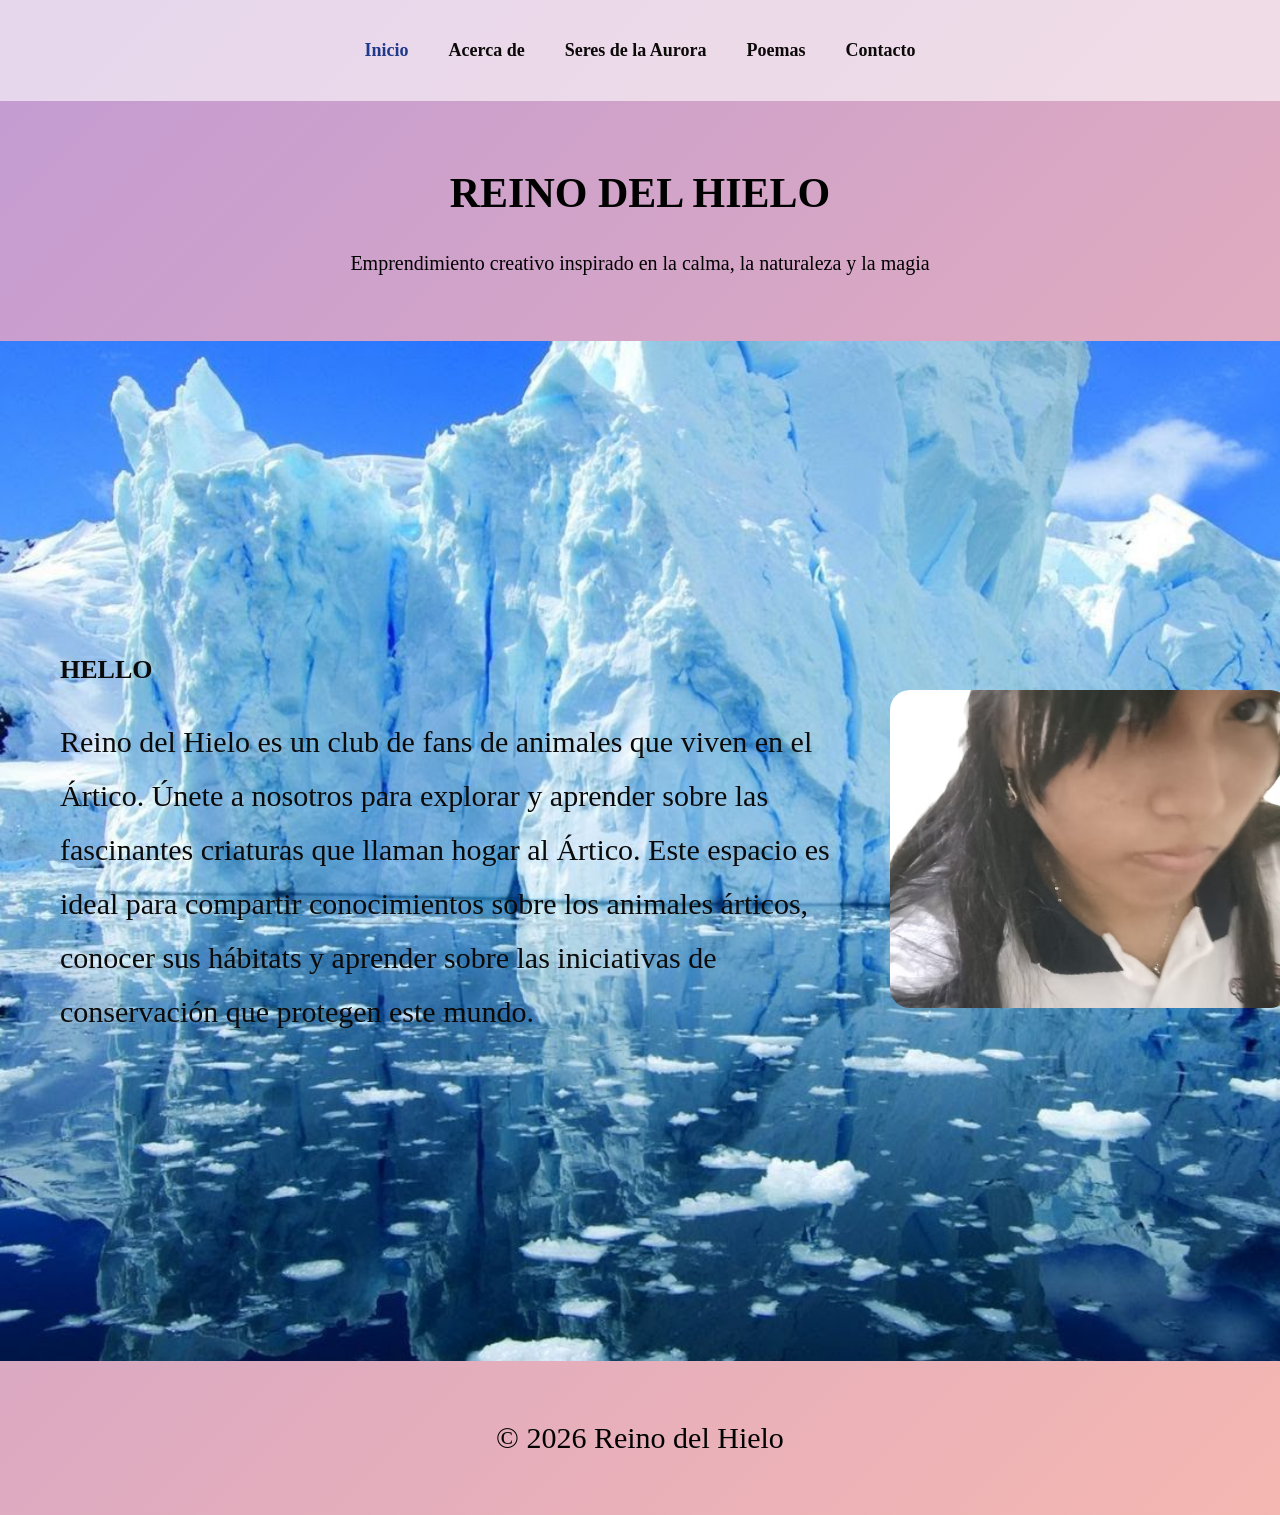
<file: index.html>
<!DOCTYPE html>
<html lang="es">
<head>
    <meta charset="UTF-8">
    <title>Reino del Hielo</title>
    <link rel="stylesheet" href="style.css"> 
    <script defer src="script.js"></script>
</head>
<body>

<nav class="menu">
    <a href="index.html" class="active">Inicio</a>
    <a href="acerca.html">Acerca de</a>
    <a href="seres.html">Seres de la Aurora</a>
    <a href="poemas.html">Poemas</a>
    <a href="contacto.html">Contacto</a>
</nav>

<header class="hero">
    <h1>REINO DEL HIELO</h1>
    <p>Emprendimiento creativo inspirado en la calma, la naturaleza y la magia</p>
</header>

<section class="inicio">
    <div class="inicio-text">
        <h2>HELLO</h2>
        <p>
        Reino del Hielo es un club de fans de animales que viven en el Ártico.  
        Únete a nosotros para explorar y aprender sobre las fascinantes criaturas  
        que llaman hogar al Ártico.  
        Este espacio es ideal para compartir conocimientos sobre los animales árticos,  
        conocer sus hábitats y aprender sobre las iniciativas de conservación que protegen este mundo.
        </p>
    </div>

    <div class="inicio-images">
        <img src="de.avif" alt="dennis">
        
    </div>
</section>

<footer>
    <p>© 2026 Reino del Hielo</p>
</footer>

</body>
</html>
</file>
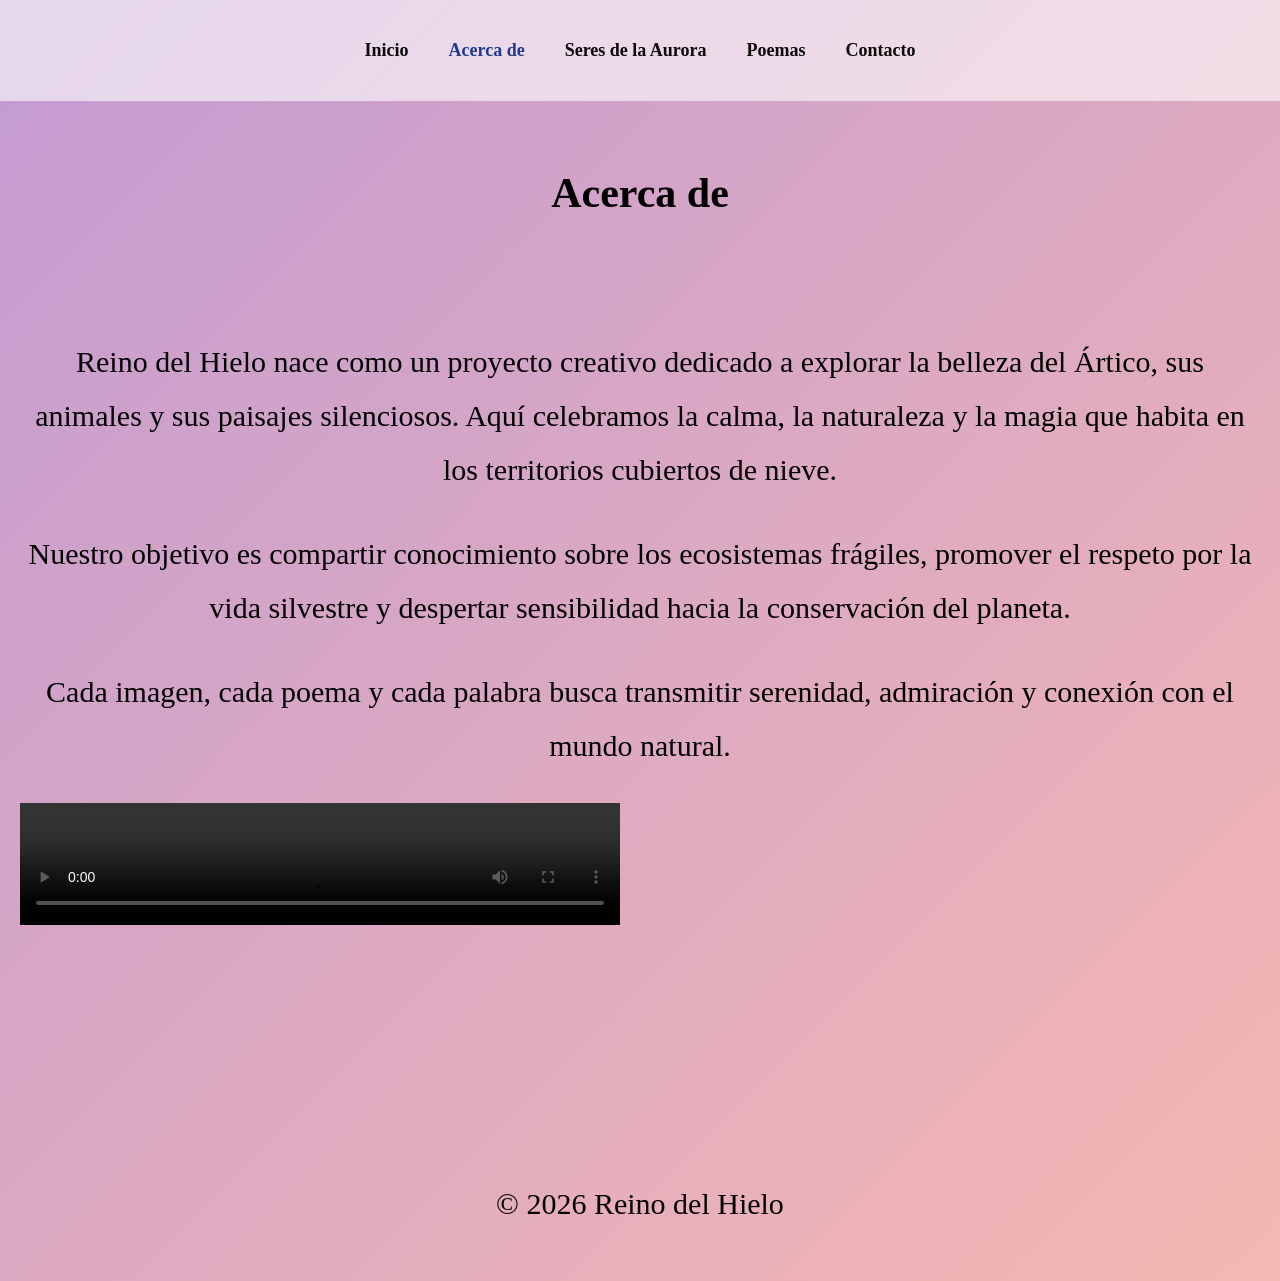
<file: acerca.html>
<!DOCTYPE html>
<html lang="es">
<head>
    <meta charset="UTF-8">
    <title>Acerca de | Reino del Hielo</title>
    <link rel="stylesheet" href="style.css">
</head>
<body>

<nav class="menu">
    <a href="index.html">Inicio</a>
    <a href="acerca.html" class="active">Acerca de</a>
    <a href="seres.html">Seres de la Aurora</a>
    <a href="poemas.html">Poemas</a>
    <a href="contacto.html">Contacto</a>
</nav>

<header class="hero">
    <h1>Acerca de</h1>
</header>

<section class="contenido">
    <p>
    Reino del Hielo nace como un proyecto creativo dedicado a explorar la belleza del Ártico,
    sus animales y sus paisajes silenciosos. Aquí celebramos la calma, la naturaleza y la magia
    que habita en los territorios cubiertos de nieve.
    </p>

    <p>
    Nuestro objetivo es compartir conocimiento sobre los ecosistemas frágiles,
    promover el respeto por la vida silvestre y despertar sensibilidad hacia la conservación del planeta.
    </p>

    <p>
    Cada imagen, cada poema y cada palabra busca transmitir serenidad, 
    admiración y conexión con el mundo natural.
    </p>

    <div class="galeria">
       
        <section class="video">
        <video controls width="100%">
        <source src="antartida.mp4" type="video/mp4">
        </video>
        </section>
    </div>
</section>

<footer>
    <p>© 2026 Reino del Hielo</p>
</footer>

</body>
</html>
</file>
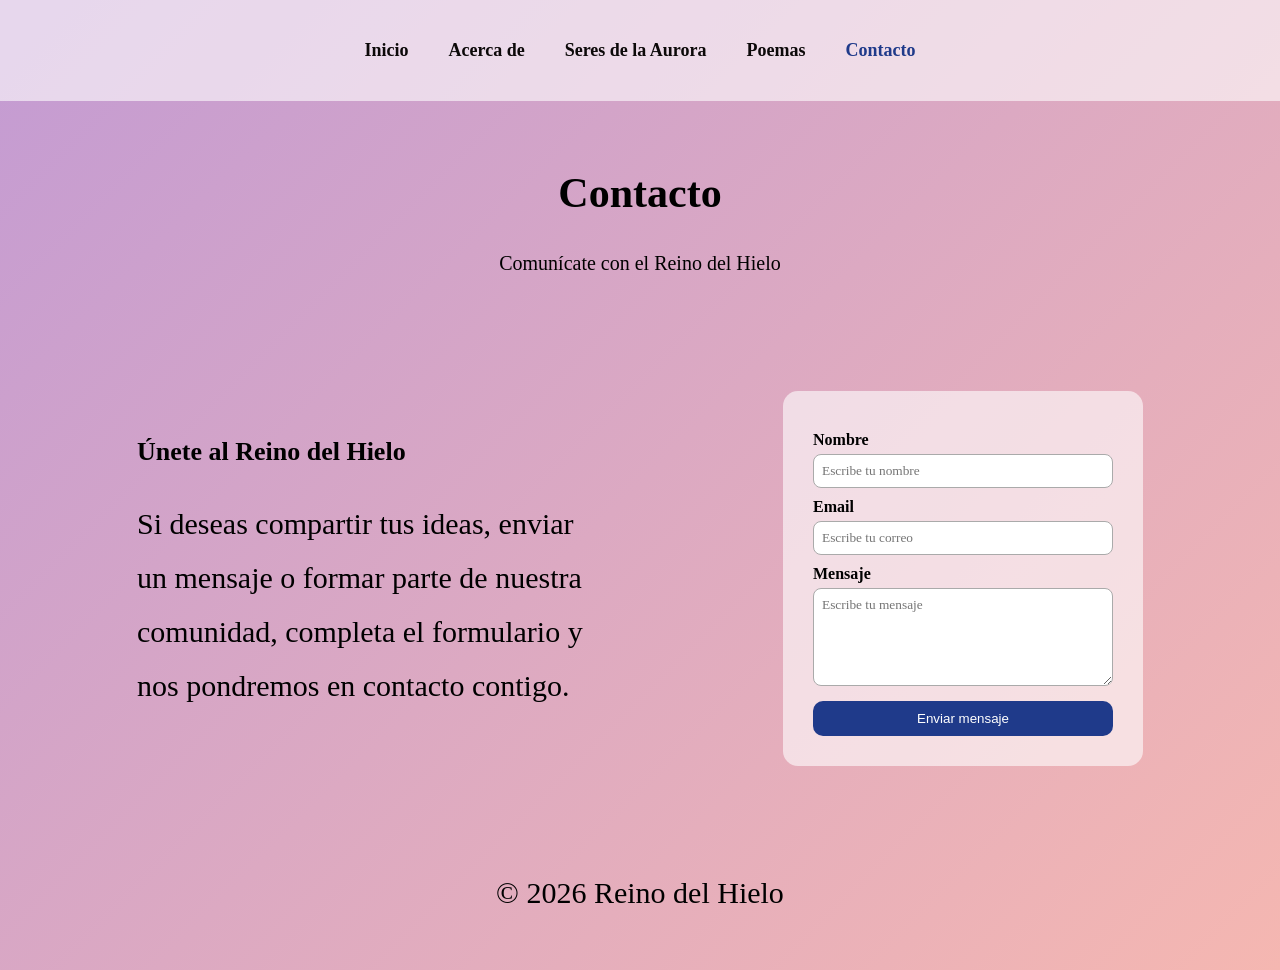
<file: contacto.html>
<!DOCTYPE html>
<html lang="es">
<head>
    <meta charset="UTF-8">
    <title>Contacto | Reino del Hielo</title>
    <link rel="stylesheet" href="style.css">
</head>
<body>

<nav class="menu">
    <a href="index.html">Inicio</a>
    <a href="acerca.html">Acerca de</a>
    <a href="seres.html">Seres de la Aurora</a>
    <a href="poemas.html">Poemas</a>
    <a href="contacto.html" class="active">Contacto</a>
</nav>

<header class="hero">
    <h1>Contacto</h1>
    <p>Comunícate con el Reino del Hielo</p>
</header>

<section class="contacto">

    <div class="contacto-texto">
        <h2>Únete al Reino del Hielo</h2>
        <p>
        Si deseas compartir tus ideas, enviar un mensaje o formar parte de nuestra comunidad,
        completa el formulario y nos pondremos en contacto contigo.
        </p>
    </div>

    <form class="formulario">
        <label>Nombre</label>
        <input type="text" placeholder="Escribe tu nombre" required>

        <label>Email</label>
        <input type="email" placeholder="Escribe tu correo" required>

        <label>Mensaje</label>
        <textarea placeholder="Escribe tu mensaje" rows="5" required></textarea>

        <button type="submit">Enviar mensaje</button>
    </form>

</section>

<footer>
    <p>© 2026 Reino del Hielo</p>
</footer>

</body>
</html>
</file>
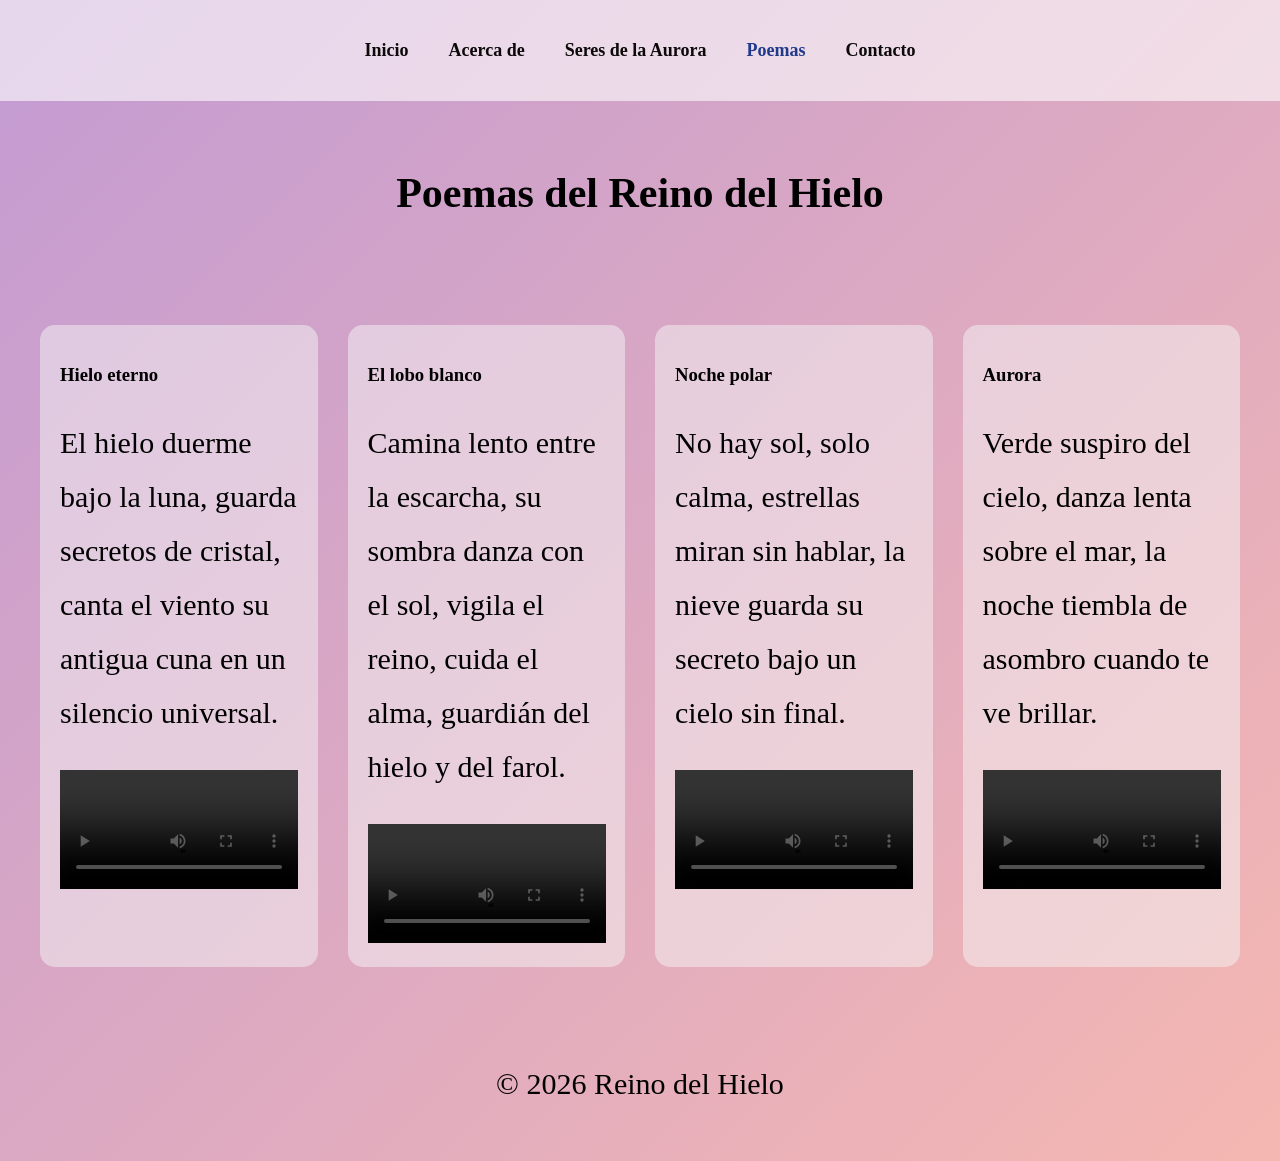
<file: poemas.html>
<!DOCTYPE html>
<html lang="es">
<head>
    <meta charset="UTF-8">
    <title>Poemas | Reino del Hielo</title>
    <link rel="stylesheet" href="style.css">
</head>
<body>

<nav class="menu">
    <a href="index.html">Inicio</a>
    <a href="acerca.html">Acerca de</a>
    <a href="seres.html">Seres de la Aurora</a>
    <a href="poemas.html" class="active">Poemas</a>
    <a href="contacto.html">Contacto</a>
</nav>

<header class="hero">
    <h1>Poemas del Reino del Hielo</h1>
</header>

<section class="poemas">

    <article>
        <h3>Hielo eterno</h3>
        <p>
        El hielo duerme bajo la luna,  
        guarda secretos de cristal,  
        canta el viento su antigua cuna  
        en un silencio universal.
        </p>
       <section class="video">
        <video controls width="100%">
        <source src="BEEEE.mp4" type="video/mp4">
        </video>
        </section>
        
      
    </article>

    <article>
        <h3>El lobo blanco</h3>
        <p>
        Camina lento entre la escarcha,  
        su sombra danza con el sol,  
        vigila el reino, cuida el alma,  
        guardián del hielo y del farol.
        </p>
        
        <section class="video">
        <video controls width="100%">
        <source src="loboo.mp4" type="video/mp4">
        </video>
        </section>
    </article>

    <article>
        <h3>Noche polar</h3>
        <p>
        No hay sol, solo calma,  
        estrellas miran sin hablar,  
        la nieve guarda su secreto  
        bajo un cielo sin final.
        </p>
        <section class="video">
        <video controls width="100%">
        <source src="VIDEOOOO.mp4" type="video/mp4">
        </video>
        </section>
    </article>

    <article>
        <h3>Aurora</h3>
        <p>
        Verde suspiro del cielo,  
        danza lenta sobre el mar,  
        la noche tiembla de asombro  
        cuando te ve brillar.
        </p>
        
        <section class="video">
        <video controls width="100%">
        <source src="VIDEEEEEEE.mp4" type="video/mp4">
        </video>
        </section>
    </article>

</section>

<footer>
    <p>© 2026 Reino del Hielo</p>
</footer>

</body>
</html>
</file>
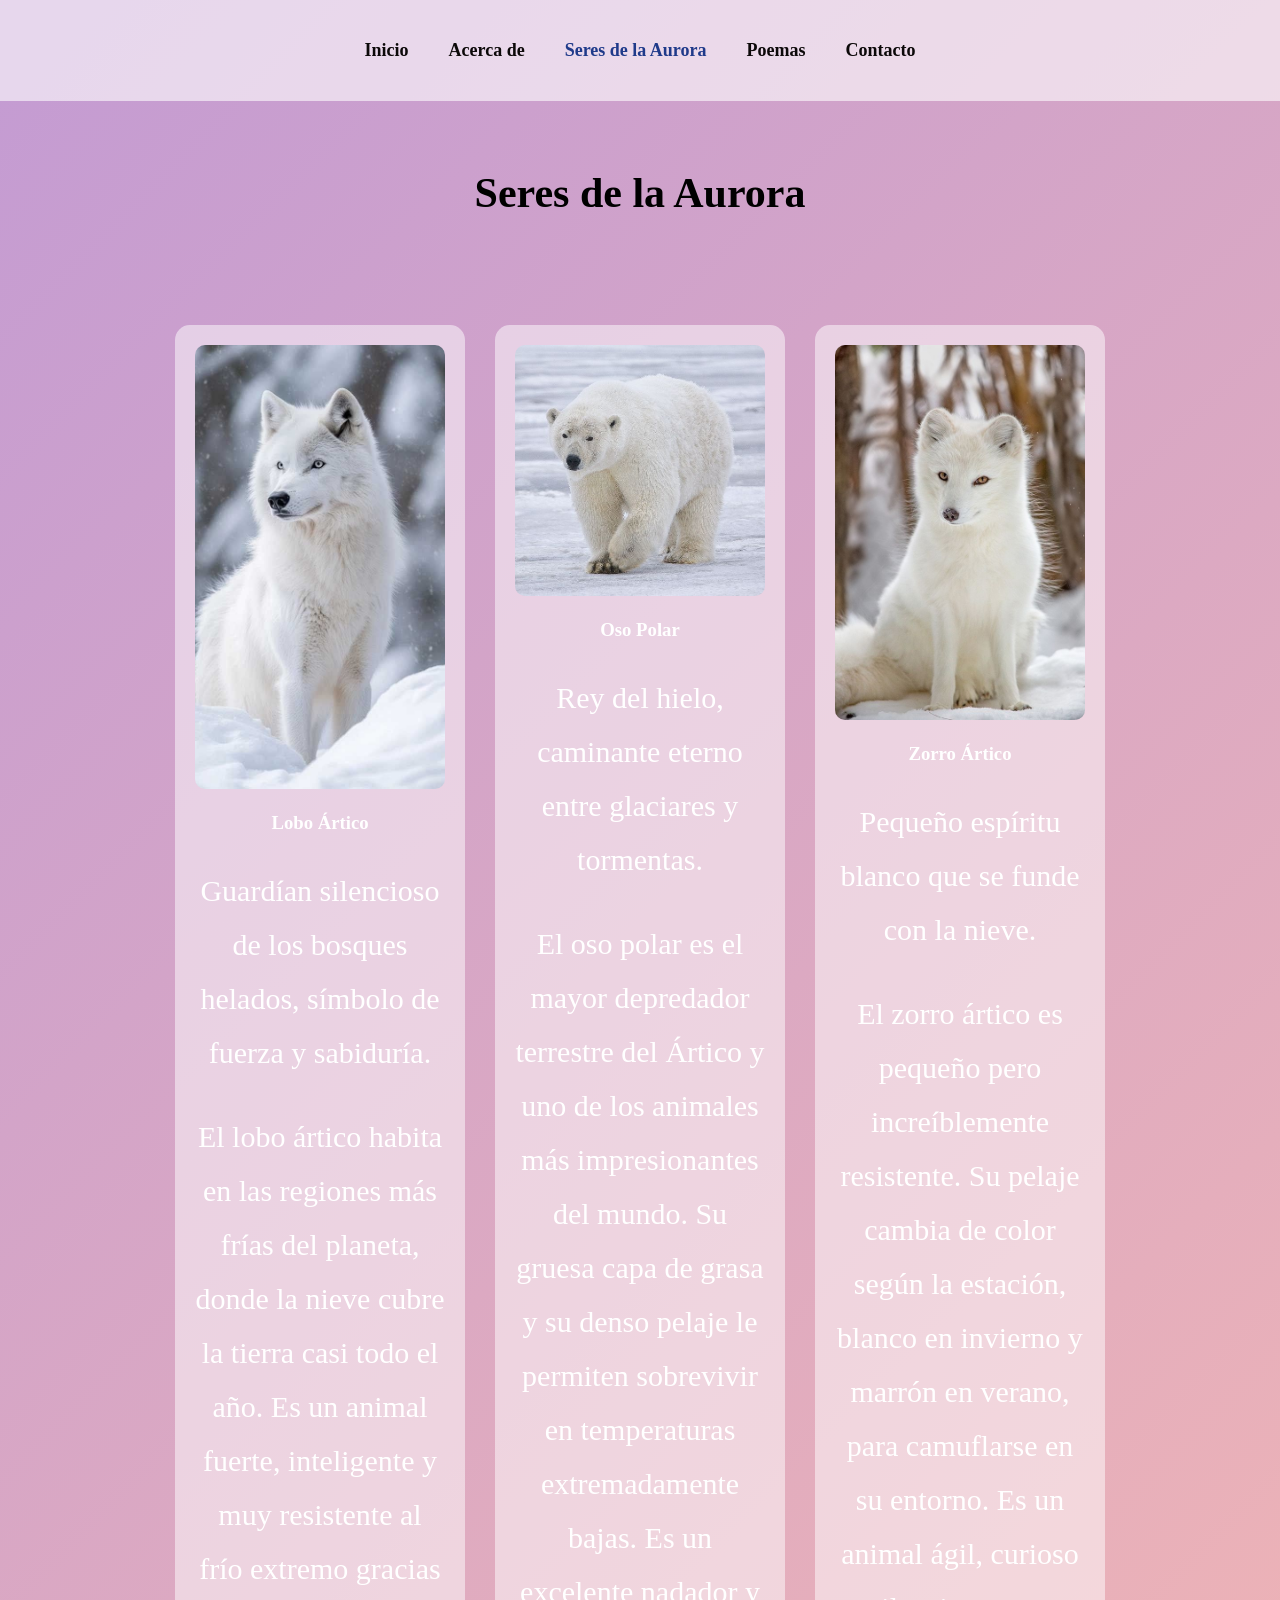
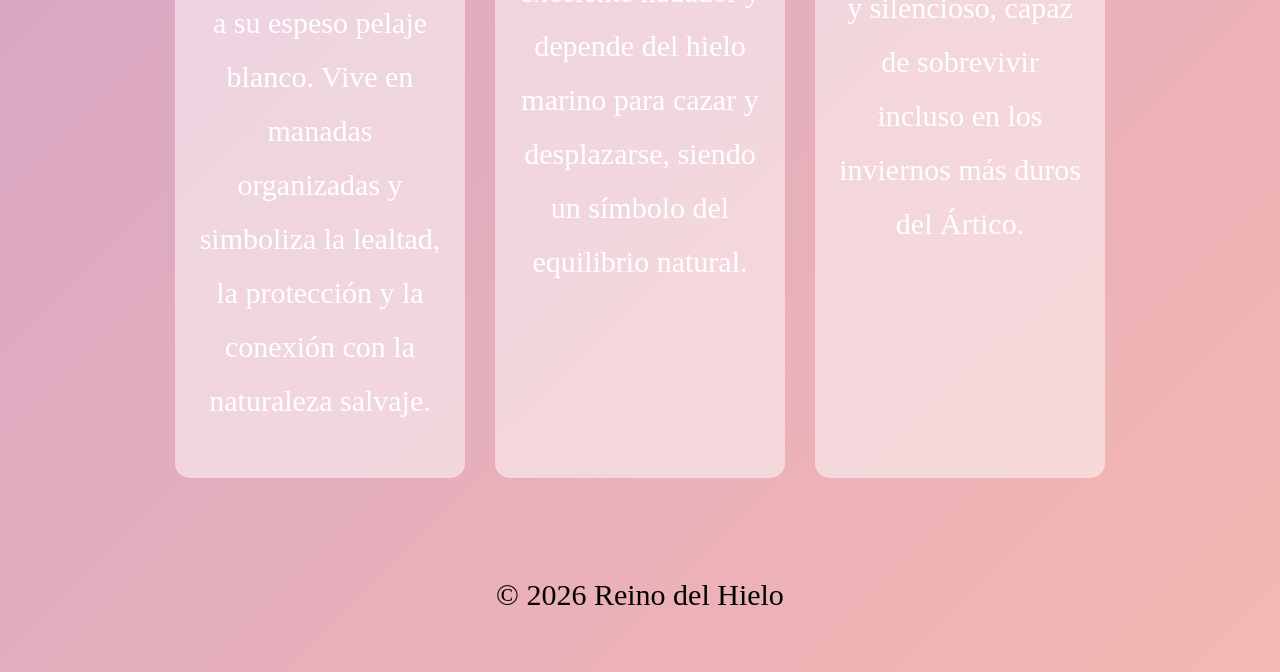
<file: seres.html>
<!DOCTYPE html>
<html lang="es">
<head>
    <meta charset="UTF-8">
    <title>Seres de la Aurora</title>
    <link rel="stylesheet" href="style.css">
</head>
<body>

<nav class="menu">
    <a href="index.html">Inicio</a>
    <a href="acerca.html">Acerca de</a>
    <a href="seres.html" class="active">Seres de la Aurora</a>
    <a href="poemas.html">Poemas</a>
    <a href="contacto.html">Contacto</a>
</nav>

<header class="hero">
    <h1>Seres de la Aurora</h1>
</header>


<section id="aurora" class="aurora-section">

    <!-- VIDEO DE FONDO -->
    <video autoplay muted loop class="video-fondo">
        <source src="video.mp4" type="video/mp4">
    </video>

    


 <section class="tarjetas">

    <div class="card">
        <img src="lobito.jpg">
        <h3>Lobo Ártico</h3>
        <p>Guardían silencioso de los bosques helados, símbolo de fuerza y sabiduría.</p>
        <p>El lobo ártico habita en las regiones más frías del planeta, donde la nieve cubre la tierra casi todo el año. 
        Es un animal fuerte, inteligente y muy resistente al frío extremo gracias a su espeso pelaje blanco. 
        Vive en manadas organizadas y simboliza la lealtad, la protección y la conexión con la naturaleza salvaje.
        </p>
    </div>

    <div class="card">
        <img src="osito.jpg">
        <h3>Oso Polar</h3>
        <p>Rey del hielo, caminante eterno entre glaciares y tormentas.</p>
        <p>El oso polar es el mayor depredador terrestre del Ártico y uno de los animales más impresionantes del mundo. 
        Su gruesa capa de grasa y su denso pelaje le permiten sobrevivir en temperaturas extremadamente bajas. 
        Es un excelente nadador y depende del hielo marino para cazar y desplazarse, siendo un símbolo del equilibrio natural.
    </p>
    </div>

    <div class="card">
        <img src="zorrito.jpg">
        <h3>Zorro Ártico</h3>
        <p>Pequeño espíritu blanco que se funde con la nieve.</p>
        <p>El zorro ártico es pequeño pero increíblemente resistente. 
        Su pelaje cambia de color según la estación, blanco en invierno y marrón en verano, para camuflarse en su entorno. 
        Es un animal ágil, curioso y silencioso, capaz de sobrevivir incluso en los inviernos más duros del Ártico.
        </p>
    </div>

 </section>
</section>
<footer>
    <p>© 2026 Reino del Hielo</p>
</footer>

</body>
</html>
</file>
<file: style.css>
body {
    margin: 0;
    padding: 0;
    width: 100%;
    font-family: Georgia, serif;
    background: linear-gradient(135deg, #c39bd3, #f5b7b1);
}

.menu {
    display: flex;
    justify-content: center;
    background: rgba(255,255,255,0.6);
    padding: 40px;
}

.menu a {
    margin: 0 20px;
    text-decoration: none;
    color: #0c0909;
    font-weight: bold;
    font-size: 18px;
}

.menu a.active {
    color: #1f3a8a;
}
h1 {
  font-size: 42px;
}
h2 {
  font-size: 26px;
}

p {
  font-size: 30px;
  line-height: 1.8;
}
.hero p {
  font-size: 20px;
}
.hero {
    text-align: center;
    padding: 40px;
}
.inicio {
    min-height: 100vh;                     /* ocupa toda la pantalla */
    width: 100%;
    background-image: url("fondo.jpg");   
    background-size: cover;                /* llena toda la sección */
    background-position: center;           /* centra la imagen */
    background-repeat: no-repeat;

    display: flex;
    justify-content: space-around;
    align-items: center;
    padding: 60px;
    color: rgb(11, 10, 10);
}
.inicio-images img {
   
    margin: 50px;
    border-radius: 20px;
    max-width: 400px;
    
}

.contenido {
    text-align: center;
    padding: 20px;
}

.galeria {
    display: flex;
    gap: 20px;
}
.galeria video {
     width: 200%;  
     justify-content: center; /*  centra horizontal */
     height: 40%;
}    
.tarjetas {
    display: flex;
    justify-content: center;
    gap: 30px;
    padding: 40px;
}

.card {
    background: rgba(255,255,255,0.5);
    padding: 20px;
    border-radius: 15px;
    width: 250px;
    text-align: center;
}

.card img {
    width: 100%;
    border-radius: 10px;
}

.poemas {
    display: grid;
    grid-template-columns: repeat(auto-fit, minmax(250px, 1fr));
    gap: 30px;
    padding: 40px;
}

.poemas article {
    background: rgba(245, 245, 245, 0.5);
    padding: 20px;
    border-radius: 15px;
}

.poemas img {
    width: 100%;
    margin-top: 10px;
    border-radius: 10px;
}

footer {
    text-align: center;
    padding: 20px;
}
/* ===== VIDEO DE FONDO EN SERES DE LA AURORA ===== */

.aurora-section {
    position: relative;
    min-height: 100vh;     /* ocupa toda la altura de la pantalla */
    width: 100%;          /*  ocupa todo el ancho */
    overflow: hidden;
    color: white;
    display: flex;
    align-items: center;  /*  centra vertical el contenido */
    justify-content: center; /*  centra horizontal */
}
.video-fondo {
    position: absolute;
    top: 0;
    left: 0;
    width: 100%;
    height: 200%;
    object-fit: cover;
    z-index: -1;
}

.aurora-contenido {
    position: relative;
    z-index: 1;
    max-width: 800px;
    text-align: center;
    background: rgba(0, 0, 0, 0.4);
    border-radius: 20px;
    padding: 40px;
}
.contacto {
    display: flex;
    justify-content: space-around;
    align-items: center;
    padding: 50px;
}

.contacto-texto {
    width: 40%;
}

.formulario {
    background: rgba(255,255,255,0.6);
    padding: 30px;
    border-radius: 15px;
    width: 300px;
    display: flex;
    flex-direction: column;
}

.formulario label {
    margin-top: 10px;
    font-weight: bold;
}

.formulario input,
.formulario textarea {
    margin-top: 5px;
    padding: 8px;
    border-radius: 8px;
    border: 1px solid #aaa;
    font-family: Georgia, serif;
}

.formulario button {
    margin-top: 15px;
    padding: 10px;
    background: #1f3a8a;
    color: white;
    border: none;
    border-radius: 10px;
    cursor: pointer;
}

.formulario button:hover {
    background: #3949ab;
}
</file>
